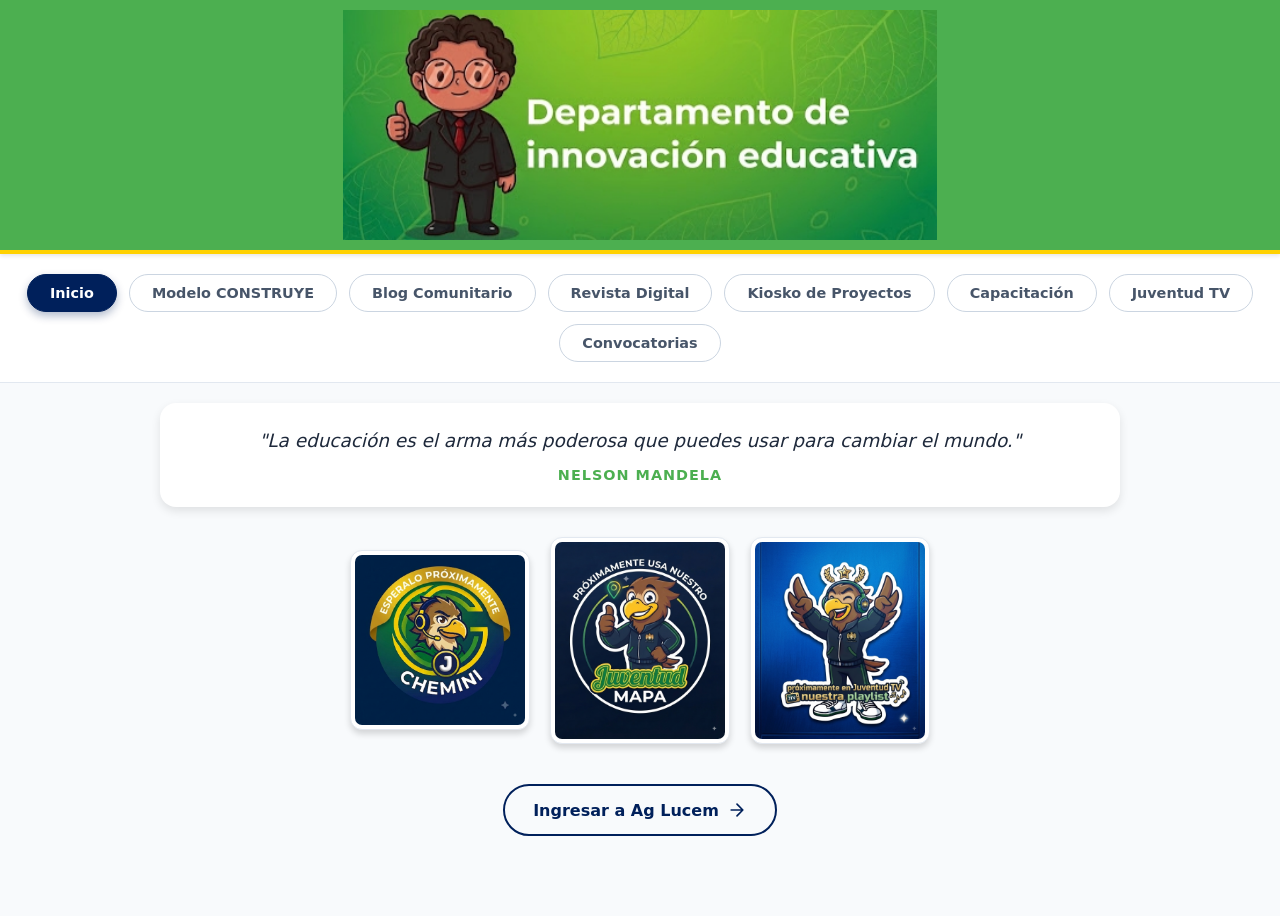
<file: index.html>
<!DOCTYPE html>
<html lang="es">
<head>
    <meta charset="UTF-8">
    <meta name="viewport" content="width=device-width, initial-scale=1.0, maximum-scale=1.0, user-scalable=no">
    <title>Inicio - DIE</title>
    <meta http-equiv="Cache-Control" content="no-cache, no-store, must-revalidate">
    <meta http-equiv="Pragma" content="no-cache">
    <meta http-equiv="Expires" content="0">
    <meta name="theme-color" content="#4CAF50">
    <link rel="stylesheet" href="style.css">
</head>
<body>

    <!-- HEADER Y BANNER -->
    <header class="main-header">
        <a href="index.html">
            <img src="DIE.PNG" alt="Departamento de Innovación Educativa" class="banner-img">
        </a>
    </header>

    <!-- MENÚ PÍLDORA (Ahora con INICIO) -->
    <nav class="pill-nav" id="menu-principal">
        <a href="index.html" class="pill-btn">Inicio</a>
        <a href="modelo.html" class="pill-btn">Modelo CONSTRUYE</a>
        <a href="blog.html" class="pill-btn">Blog Comunitario</a>
        <a href="revista.html" class="pill-btn">Revista Digital</a>
        <a href="kiosko.html" class="pill-btn">Kiosko de Proyectos</a>
        <a href="capacitacion.html" class="pill-btn">Capacitación</a>
        <a href="juventudtv.html" class="pill-btn">Juventud TV</a>
        <a href="convocatorias.html" class="pill-btn">Convocatorias</a>
    </nav>

    <main>
        <!-- Banner de Frases -->
        <section class="banner-container">
            <p id="banner-frase-texto" class="frase-banner">"La educación es el arma más poderosa que puedes usar para cambiar el mundo."</p>
            <p id="banner-frase-autor" class="autor-banner">Nelson Mandela</p>
        </section>

        <!-- Galería de Novedades -->
        <section class="news-gallery">
            <img src="1.png" alt="Novedad 1">
            <img src="2.png" alt="Novedad 2">
            <img src="3.png" alt="Novedad 3">
        </section>

        <!-- Botón Transversal Final -->
        <a href="https://mago-del-caos.github.io/Agenda/novedades.html" class="ag-lucem-link">
            <span>Ingresar a Ag Lucem</span>
            <svg width="20" height="20" viewBox="0 0 24 24" fill="none" stroke="currentColor" stroke-width="2" stroke-linecap="round" stroke-linejoin="round"><path d="M5 12h14M12 5l7 7-7 7"/></svg>
        </a>
    </main>

    <script src="app.js"></script>
</body>
</html>
</file>
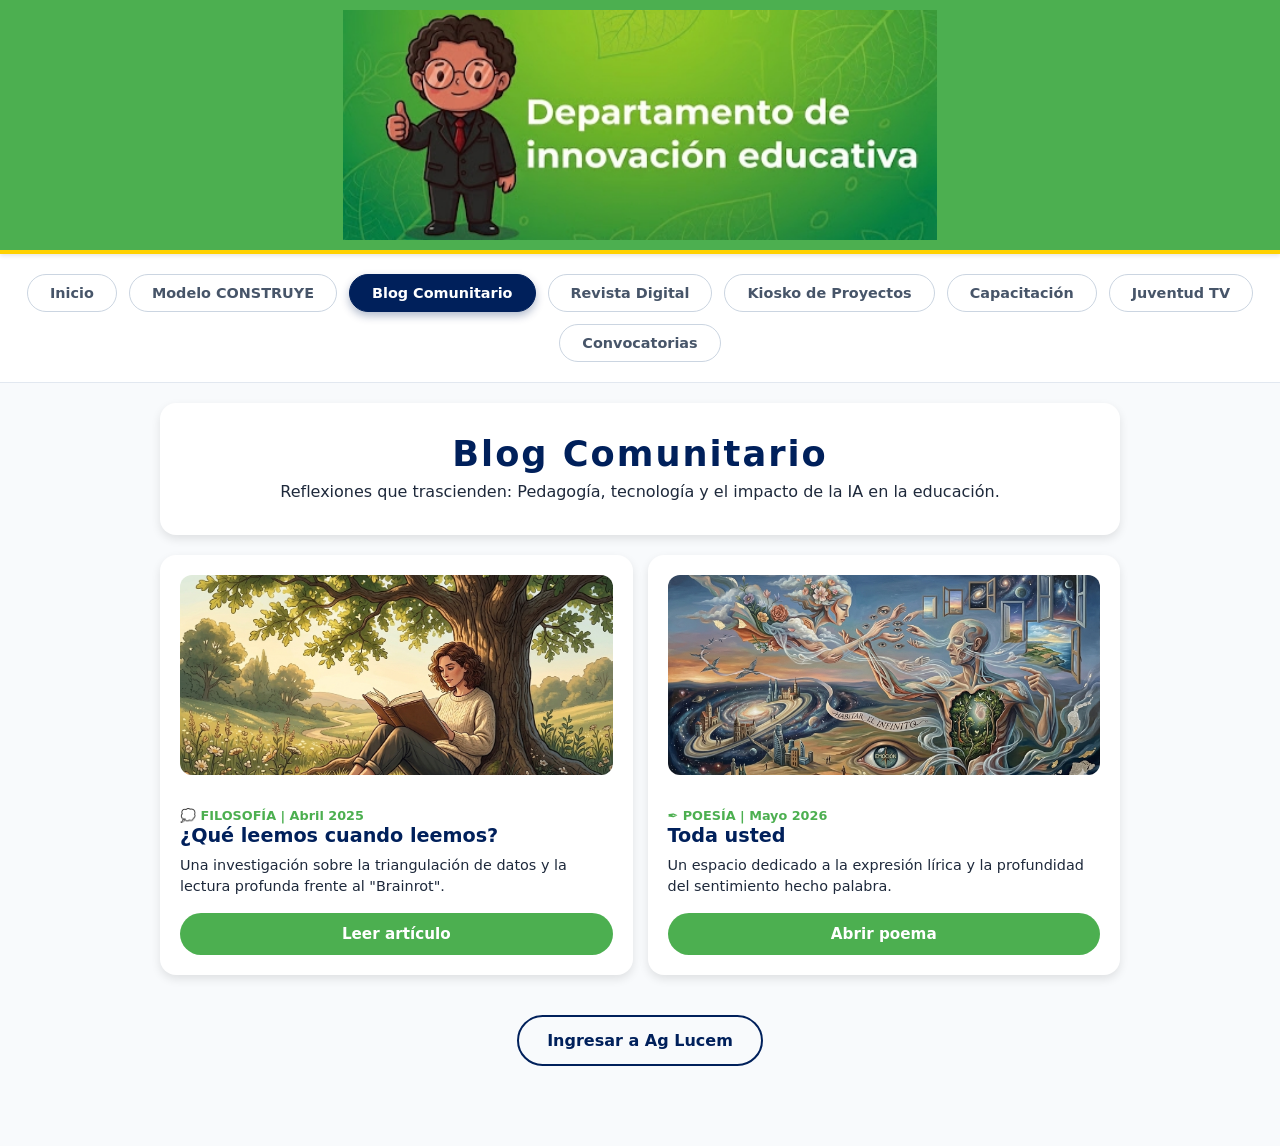
<file: blog.html>
<!DOCTYPE html>
<html lang="es">
<head>
    <meta charset="UTF-8">
    <meta name="viewport" content="width=device-width, initial-scale=1.0, maximum-scale=1.0, user-scalable=no">
    <title>Blog - DIE</title>
    <meta http-equiv="Cache-Control" content="no-cache, no-store, must-revalidate">
    <link rel="stylesheet" href="style.css">
</head>
<body>

    <!-- COMPONENTE GLOBAL: HEADER -->
    <header class="main-header">
        <a href="index.html">
            <img src="DIE.PNG" alt="Departamento de Innovación Educativa" class="banner-img">
        </a>
    </header>

    <!-- COMPONENTE GLOBAL: MENÚ PÍLDORA -->
    <nav class="pill-nav" id="menu-principal">
        <a href="index.html" class="pill-btn">Inicio</a>
        <a href="modelo.html" class="pill-btn">Modelo CONSTRUYE</a>
        <a href="blog.html" class="pill-btn">Blog Comunitario</a>
        <a href="revista.html" class="pill-btn">Revista Digital</a>
        <a href="kiosko.html" class="pill-btn">Kiosko de Proyectos</a>
        <a href="capacitacion.html" class="pill-btn">Capacitación</a>
        <a href="juventudtv.html" class="pill-btn">Juventud TV</a>
        <a href="convocatorias.html" class="pill-btn">Convocatorias</a>
    </nav>

    <main>
        <!-- CABECERA DEL BLOG -->
        <section class="construye-intro">
            <h1 class="titulo-modelo">Blog Comunitario</h1>
            <p class="descripcion-modelo">Reflexiones que trascienden: Pedagogía, tecnología y el impacto de la IA en la educación.</p>
        </section>

        <!-- CONTENEDOR DE ARTÍCULOS -->
        <section class="fases-grid" style="margin-top: 0;">
            
            <!-- Artículo 1 -->
            <article class="fase-card" style="flex-direction: column;">
                <div style="width: 100%; height: 200px; background: #E2E8F0; border-radius: 12px; overflow: hidden; margin-bottom: 15px;">
                    <img src="Leer.png" alt="Artículo" style="width: 100%; height: 100%; object-fit: cover;">
                </div>
                <div class="fase-info">
                    <span style="color: var(--verde-vida); font-weight: bold; font-size: 0.8rem;">💭 FILOSOFÍA | Abril 2025</span>
                    <h3>¿Qué leemos cuando leemos?</h3>
                    <p>Una investigación sobre la triangulación de datos y la lectura profunda frente al "Brainrot".</p>
                    <a href="Queleemos.html" class="canva-btn" style="width: 100%; text-align: center; margin-top: 15px;">Leer artículo</a>
                </div>
            </article>

            <!-- Artículo 2 -->
            <article class="fase-card" style="flex-direction: column;">
                <div style="width: 100%; height: 200px; background: #E2E8F0; border-radius: 12px; overflow: hidden; margin-bottom: 15px;">
                    <img src="1779555924071.png" alt="Artículo" style="width: 100%; height: 100%; object-fit: cover;">
                </div>
                <div class="fase-info">
                    <span style="color: var(--verde-vida); font-weight: bold; font-size: 0.8rem;">✒️ POESÍA | Mayo 2026</span>
                    <h3>Toda usted</h3>
                    <p>Un espacio dedicado a la expresión lírica y la profundidad del sentimiento hecho palabra.</p>
                    <a href="poema.usted.html" class="canva-btn" style="width: 100%; text-align: center; margin-top: 15px;">Abrir poema</a>
                </div>
            </article>

        </section>

        <!-- ENLACE FINAL -->
        <a href="https://mago-del-caos.github.io/Agenda/novedades.html" class="ag-lucem-link">
            <span>Ingresar a Ag Lucem</span>
        </a>
    </main>

    <script src="app.js"></script>
</body>
</html>
</file>
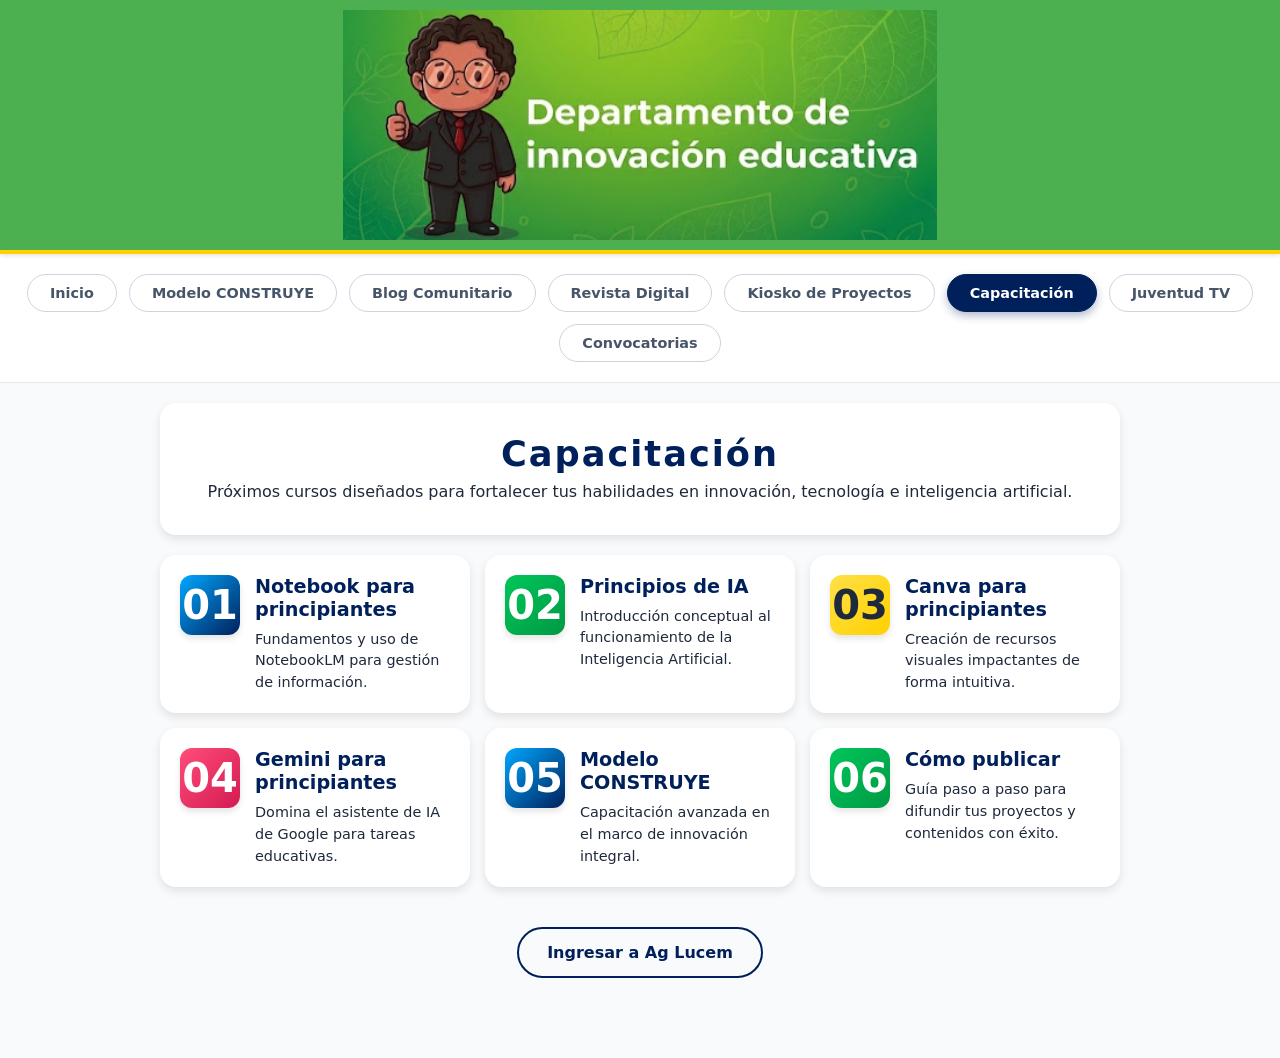
<file: capacitacion.html>
<!DOCTYPE html>
<html lang="es">
<head>
    <meta charset="UTF-8">
    <meta name="viewport" content="width=device-width, initial-scale=1.0, maximum-scale=1.0, user-scalable=no">
    <title>Capacitación - DIE</title>
    <meta http-equiv="Cache-Control" content="no-cache, no-store, must-revalidate">
    <meta name="theme-color" content="#4CAF50">
    <link rel="stylesheet" href="style.css">
</head>
<body>

    <!-- COMPONENTE GLOBAL: HEADER -->
    <header class="main-header">
        <a href="index.html">
            <img src="DIE.PNG" alt="Departamento de Innovación Educativa" class="banner-img">
        </a>
    </header>

    <!-- COMPONENTE GLOBAL: MENÚ PÍLDORA -->
    <nav class="pill-nav" id="menu-principal">
        <a href="index.html" class="pill-btn">Inicio</a>
        <a href="modelo.html" class="pill-btn">Modelo CONSTRUYE</a>
        <a href="blog.html" class="pill-btn">Blog Comunitario</a>
        <a href="revista.html" class="pill-btn">Revista Digital</a>
        <a href="kiosko.html" class="pill-btn">Kiosko de Proyectos</a>
        <a href="capacitacion.html" class="pill-btn">Capacitación</a>
        <a href="juventudtv.html" class="pill-btn">Juventud TV</a>
        <a href="convocatorias.html" class="pill-btn">Convocatorias</a>
    </nav>

    <main>
        <!-- CABECERA CAPACITACIÓN -->
        <section class="construye-intro">
            <h1 class="titulo-modelo">Capacitación</h1>
            <p class="descripcion-modelo">Próximos cursos diseñados para fortalecer tus habilidades en innovación, tecnología e inteligencia artificial.</p>
        </section>

        <!-- LISTADO DE CURSOS -->
        <section class="fases-grid" style="margin-top: 0;">
            
            <article class="fase-card">
                <div class="letra let-azul">01</div>
                <div class="fase-info"><h3>Notebook para principiantes</h3><p>Fundamentos y uso de NotebookLM para gestión de información.</p></div>
            </article>

            <article class="fase-card">
                <div class="letra let-verde">02</div>
                <div class="fase-info"><h3>Principios de IA</h3><p>Introducción conceptual al funcionamiento de la Inteligencia Artificial.</p></div>
            </article>

            <article class="fase-card">
                <div class="letra let-amarillo">03</div>
                <div class="fase-info"><h3>Canva para principiantes</h3><p>Creación de recursos visuales impactantes de forma intuitiva.</p></div>
            </article>

            <article class="fase-card">
                <div class="letra let-magenta">04</div>
                <div class="fase-info"><h3>Gemini para principiantes</h3><p>Domina el asistente de IA de Google para tareas educativas.</p></div>
            </article>

            <article class="fase-card">
                <div class="letra let-azul">05</div>
                <div class="fase-info"><h3>Modelo CONSTRUYE</h3><p>Capacitación avanzada en el marco de innovación integral.</p></div>
            </article>

            <article class="fase-card">
                <div class="letra let-verde">06</div>
                <div class="fase-info"><h3>Cómo publicar</h3><p>Guía paso a paso para difundir tus proyectos y contenidos con éxito.</p></div>
            </article>

        </section>

        <!-- ENLACE FINAL -->
        <a href="https://mago-del-caos.github.io/Agenda/novedades.html" class="ag-lucem-link">
            <span>Ingresar a Ag Lucem</span>
        </a>
    </main>

    <script src="app.js"></script>
</body>
</html>
</file>
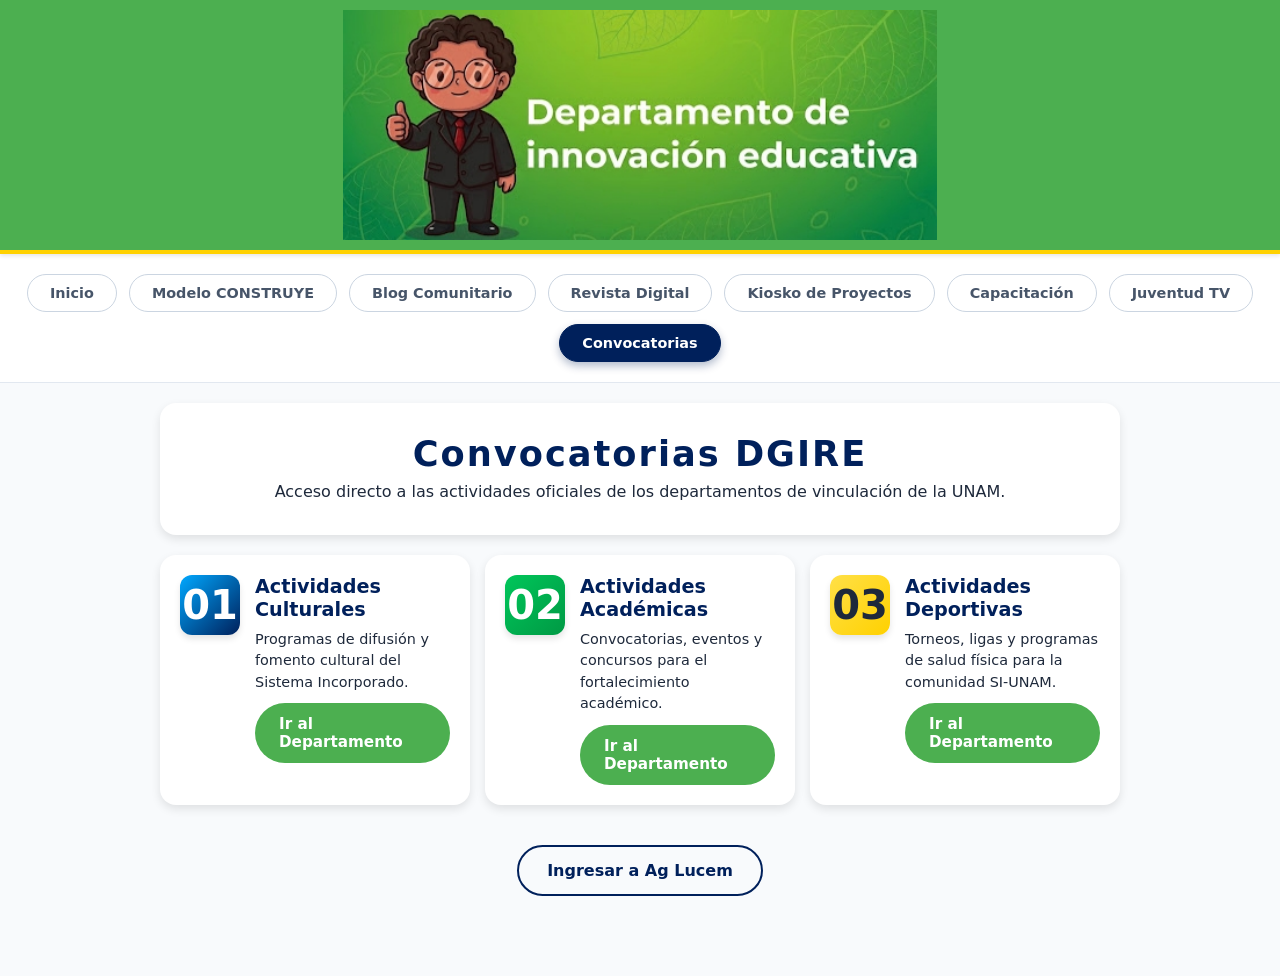
<file: convocatorias.html>
<!DOCTYPE html>
<html lang="es">
<head>
    <meta charset="UTF-8">
    <meta name="viewport" content="width=device-width, initial-scale=1.0, maximum-scale=1.0, user-scalable=no">
    <title>Convocatorias DGIRE - DIE</title>
    <meta http-equiv="Cache-Control" content="no-cache, no-store, must-revalidate">
    <link rel="stylesheet" href="style.css">
</head>
<body>

    <!-- COMPONENTE GLOBAL: HEADER -->
    <header class="main-header">
        <a href="index.html">
            <img src="DIE.PNG" alt="Departamento de Innovación Educativa" class="banner-img">
        </a>
    </header>

    <!-- COMPONENTE GLOBAL: MENÚ PÍLDORA -->
    <nav class="pill-nav" id="menu-principal">
        <a href="index.html" class="pill-btn">Inicio</a>
        <a href="modelo.html" class="pill-btn">Modelo CONSTRUYE</a>
        <a href="blog.html" class="pill-btn">Blog Comunitario</a>
        <a href="revista.html" class="pill-btn">Revista Digital</a>
        <a href="kiosko.html" class="pill-btn">Kiosko de Proyectos</a>
        <a href="capacitacion.html" class="pill-btn">Capacitación</a>
        <a href="juventudtv.html" class="pill-btn">Juventud TV</a>
        <a href="convocatorias.html" class="pill-btn">Convocatorias</a>
    </nav>

    <main>
        <section class="construye-intro">
            <h1 class="titulo-modelo">Convocatorias DGIRE</h1>
            <p class="descripcion-modelo">Acceso directo a las actividades oficiales de los departamentos de vinculación de la UNAM.</p>
        </section>

        <section class="fases-grid">
            
            <!-- CULTURALES -->
            <article class="fase-card">
                <div class="letra let-azul">01</div>
                <div class="fase-info">
                    <h3>Actividades Culturales</h3>
                    <p>Programas de difusión y fomento cultural del Sistema Incorporado.</p>
                    <a href="https://vinculacion.dgire.unam.mx/index.php/departamento-culturales" target="_blank" class="canva-btn" style="margin-top: 10px;">Ir al Departamento</a>
                </div>
            </article>

            <!-- ACADÉMICAS -->
            <article class="fase-card">
                <div class="letra let-verde">02</div>
                <div class="fase-info">
                    <h3>Actividades Académicas</h3>
                    <p>Convocatorias, eventos y concursos para el fortalecimiento académico.</p>
                    <a href="https://vinculacion.dgire.unam.mx/index.php/departamento-academicas" target="_blank" class="canva-btn" style="margin-top: 10px;">Ir al Departamento</a>
                </div>
            </article>

            <!-- DEPORTIVAS -->
            <article class="fase-card">
                <div class="letra let-amarillo">03</div>
                <div class="fase-info">
                    <h3>Actividades Deportivas</h3>
                    <p>Torneos, ligas y programas de salud física para la comunidad SI-UNAM.</p>
                    <a href="https://vinculacion.dgire.unam.mx/index.php/departamento-deportivas" target="_blank" class="canva-btn" style="margin-top: 10px;">Ir al Departamento</a>
                </div>
            </article>

        </section>

        <!-- ENLACE FINAL -->
        <a href="https://mago-del-caos.github.io/Agenda/novedades.html" class="ag-lucem-link">
            <span>Ingresar a Ag Lucem</span>
        </a>
    </main>

    <script src="app.js"></script>
</body>
</html>
</file>
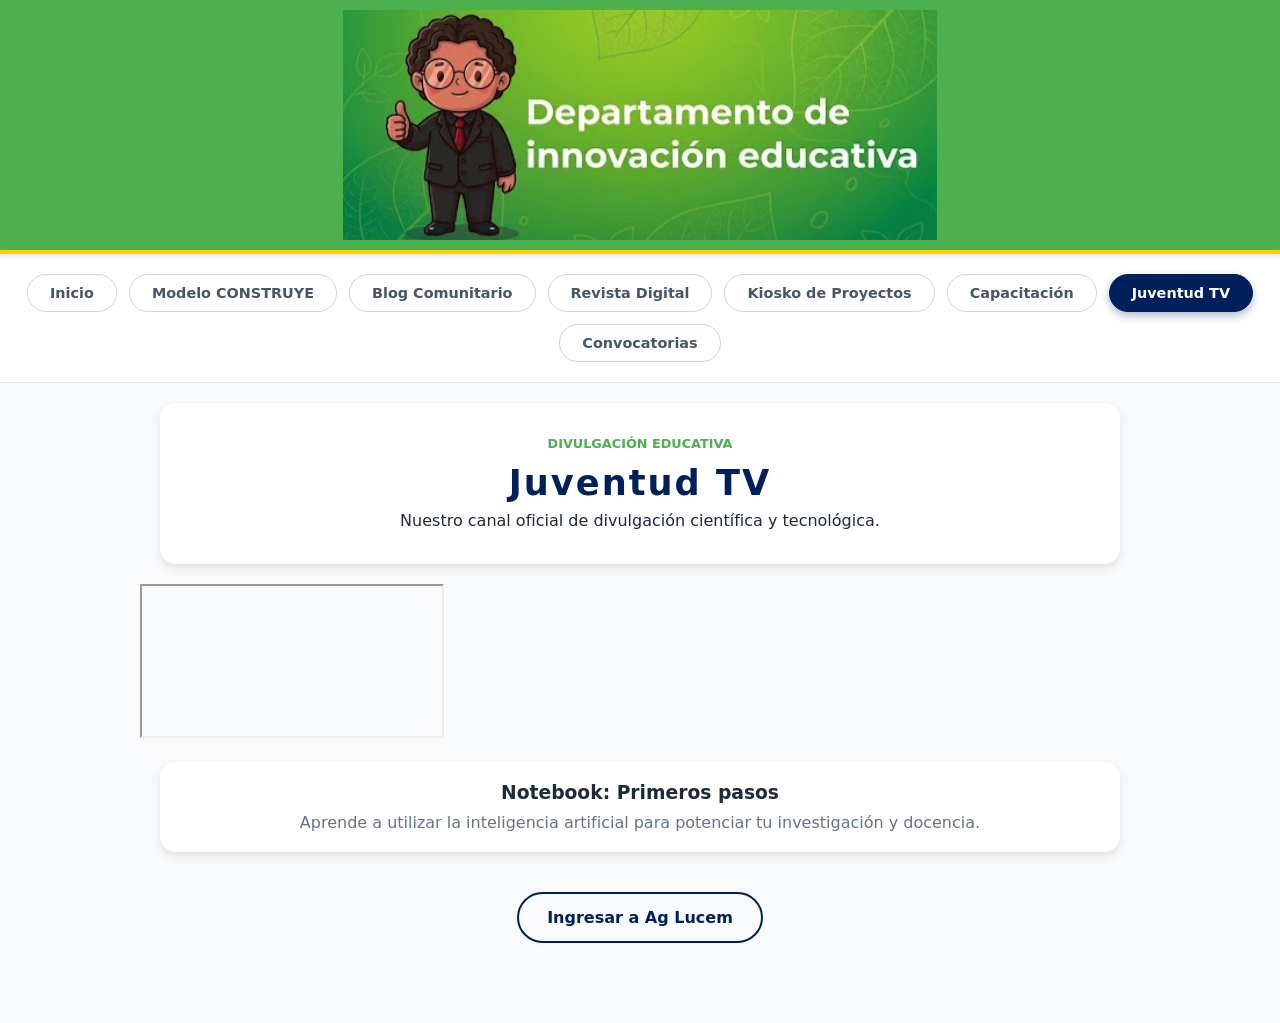
<file: juventudtv.html>
<!DOCTYPE html>
<html lang="es">
<head>
    <meta charset="UTF-8">
    <meta name="viewport" content="width=device-width, initial-scale=1.0, maximum-scale=1.0, user-scalable=no">
    <title>Juventud TV - DIE</title>
    <meta http-equiv="Cache-Control" content="no-cache, no-store, must-revalidate">
    <meta name="theme-color" content="#4CAF50">
    <link rel="stylesheet" href="style.css">
</head>
<body>

    <!-- COMPONENTE GLOBAL: HEADER -->
    <header class="main-header">
        <a href="index.html">
            <img src="DIE.PNG" alt="Departamento de Innovación Educativa" class="banner-img">
        </a>
    </header>

    <!-- COMPONENTE GLOBAL: MENÚ PÍLDORA -->
    <nav class="pill-nav" id="menu-principal">
        <a href="index.html" class="pill-btn">Inicio</a>
        <a href="modelo.html" class="pill-btn">Modelo CONSTRUYE</a>
        <a href="blog.html" class="pill-btn">Blog Comunitario</a>
        <a href="revista.html" class="pill-btn">Revista Digital</a>
        <a href="kiosko.html" class="pill-btn">Kiosko de Proyectos</a>
        <a href="capacitacion.html" class="pill-btn">Capacitación</a>
        <a href="juventudtv.html" class="pill-btn">Juventud TV</a>
        <a href="convocatorias.html" class="pill-btn">Convocatorias</a>
    </nav>

    <main>
        <!-- CABECERA CANAL -->
        <section class="construye-intro">
            <span style="color: var(--verde-vida); font-weight: bold; font-size: 0.8rem; text-transform: uppercase;">Divulgación Educativa</span>
            <h1 class="titulo-modelo" style="margin-top: 10px;">Juventud TV</h1>
            <p class="descripcion-modelo">Nuestro canal oficial de divulgación científica y tecnológica.</p>
        </section>

        <!-- REPRODUCTOR DE YOUTUBE -->
        <section class="canva-section">
            <div class="canva-wrapper">
                <iframe 
                    src="https://www.youtube.com/embed/9TLUtY9XnQ8?start=81" 
                    title="Juventud TV - Divulgación" 
                    loading="lazy" 
                    allowfullscreen="allowfullscreen"
                    allow="accelerometer; autoplay; clipboard-write; encrypted-media; gyroscope; picture-in-picture">
                </iframe>
            </div>
        </section>

        <section class="construye-intro" style="padding: 20px;">
            <h3>Notebook: Primeros pasos</h3>
            <p style="margin-top: 10px; color: #64748B;">Aprende a utilizar la inteligencia artificial para potenciar tu investigación y docencia.</p>
        </section>

        <!-- ENLACE FINAL -->
        <a href="https://mago-del-caos.github.io/Agenda/novedades.html" class="ag-lucem-link">
            <span>Ingresar a Ag Lucem</span>
        </a>
    </main>

    <script src="app.js"></script>
</body>
</html>
</file>
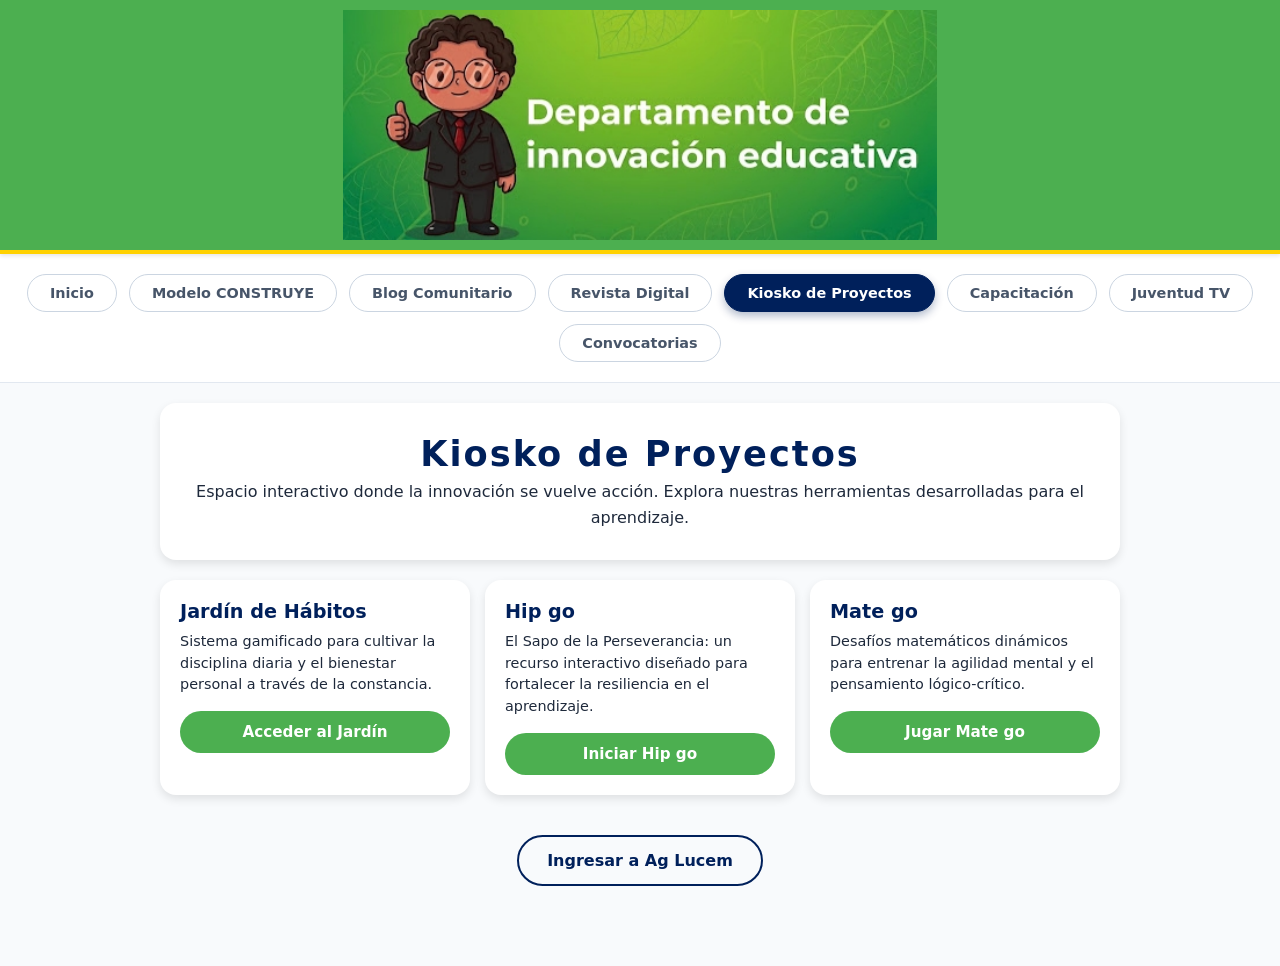
<file: kiosko.html>
<!DOCTYPE html>
<html lang="es">
<head>
    <meta charset="UTF-8">
    <meta name="viewport" content="width=device-width, initial-scale=1.0, maximum-scale=1.0, user-scalable=no">
    <title>Kiosko de Proyectos - DIE</title>
    <meta http-equiv="Cache-Control" content="no-cache, no-store, must-revalidate">
    <meta name="theme-color" content="#4CAF50">
    <link rel="stylesheet" href="style.css">
</head>
<body>

    <!-- COMPONENTE GLOBAL: HEADER -->
    <header class="main-header">
        <a href="index.html">
            <img src="DIE.PNG" alt="Departamento de Innovación Educativa" class="banner-img">
        </a>
    </header>

    <!-- COMPONENTE GLOBAL: MENÚ PÍLDORA -->
    <nav class="pill-nav" id="menu-principal">
        <a href="index.html" class="pill-btn">Inicio</a>
        <a href="modelo.html" class="pill-btn">Modelo CONSTRUYE</a>
        <a href="blog.html" class="pill-btn">Blog Comunitario</a>
        <a href="revista.html" class="pill-btn">Revista Digital</a>
        <a href="kiosko.html" class="pill-btn">Kiosko de Proyectos</a>
        <a href="capacitacion.html" class="pill-btn">Capacitación</a>
        <a href="juventudtv.html" class="pill-btn">Juventud TV</a>
        <a href="convocatorias.html" class="pill-btn">Convocatorias</a>
    </nav>

    <main>
        <!-- CABECERA KIOSKO -->
        <section class="construye-intro">
            <h1 class="titulo-modelo">Kiosko de Proyectos</h1>
            <p class="descripcion-modelo">Espacio interactivo donde la innovación se vuelve acción. Explora nuestras herramientas desarrolladas para el aprendizaje.</p>
        </section>

        <!-- TARJETAS DE PROYECTOS -->
        <section class="fases-grid" style="margin-top: 0;">
            
            <!-- Proyecto 1: Jardín de Hábitos -->
            <article class="fase-card" style="flex-direction: column;">
                <div class="fase-info">
                    <h3>Jardín de Hábitos</h3>
                    <p>Sistema gamificado para cultivar la disciplina diaria y el bienestar personal a través de la constancia.</p>
                    <a href="https://ijemia.github.io/Jardin/" target="_blank" class="canva-btn" style="width: 100%; text-align: center; margin-top: 15px;">Acceder al Jardín</a>
                </div>
            </article>

            <!-- Proyecto 2: Hip go -->
            <article class="fase-card" style="flex-direction: column;">
                <div class="fase-info">
                    <h3>Hip go</h3>
                    <p>El Sapo de la Perseverancia: un recurso interactivo diseñado para fortalecer la resiliencia en el aprendizaje.</p>
                    <a href="https://departamentoinnovacioneducativa-del.github.io/Sapo-de-la-perseverancia-/" target="_blank" class="canva-btn" style="width: 100%; text-align: center; margin-top: 15px;">Iniciar Hip go</a>
                </div>
            </article>

            <!-- Proyecto 3: Mate go -->
            <article class="fase-card" style="flex-direction: column;">
                <div class="fase-info">
                    <h3>Mate go</h3>
                    <p>Desafíos matemáticos dinámicos para entrenar la agilidad mental y el pensamiento lógico-crítico.</p>
                    <a href="https://proyecto-aracknia.neocities.org/Matego" target="_blank" class="canva-btn" style="width: 100%; text-align: center; margin-top: 15px;">Jugar Mate go</a>
                </div>
            </article>

        </section>

        <!-- ENLACE FINAL -->
        <a href="https://mago-del-caos.github.io/Agenda/novedades.html" class="ag-lucem-link">
            <span>Ingresar a Ag Lucem</span>
        </a>
    </main>

    <script src="app.js"></script>
</body>
</html>
</file>
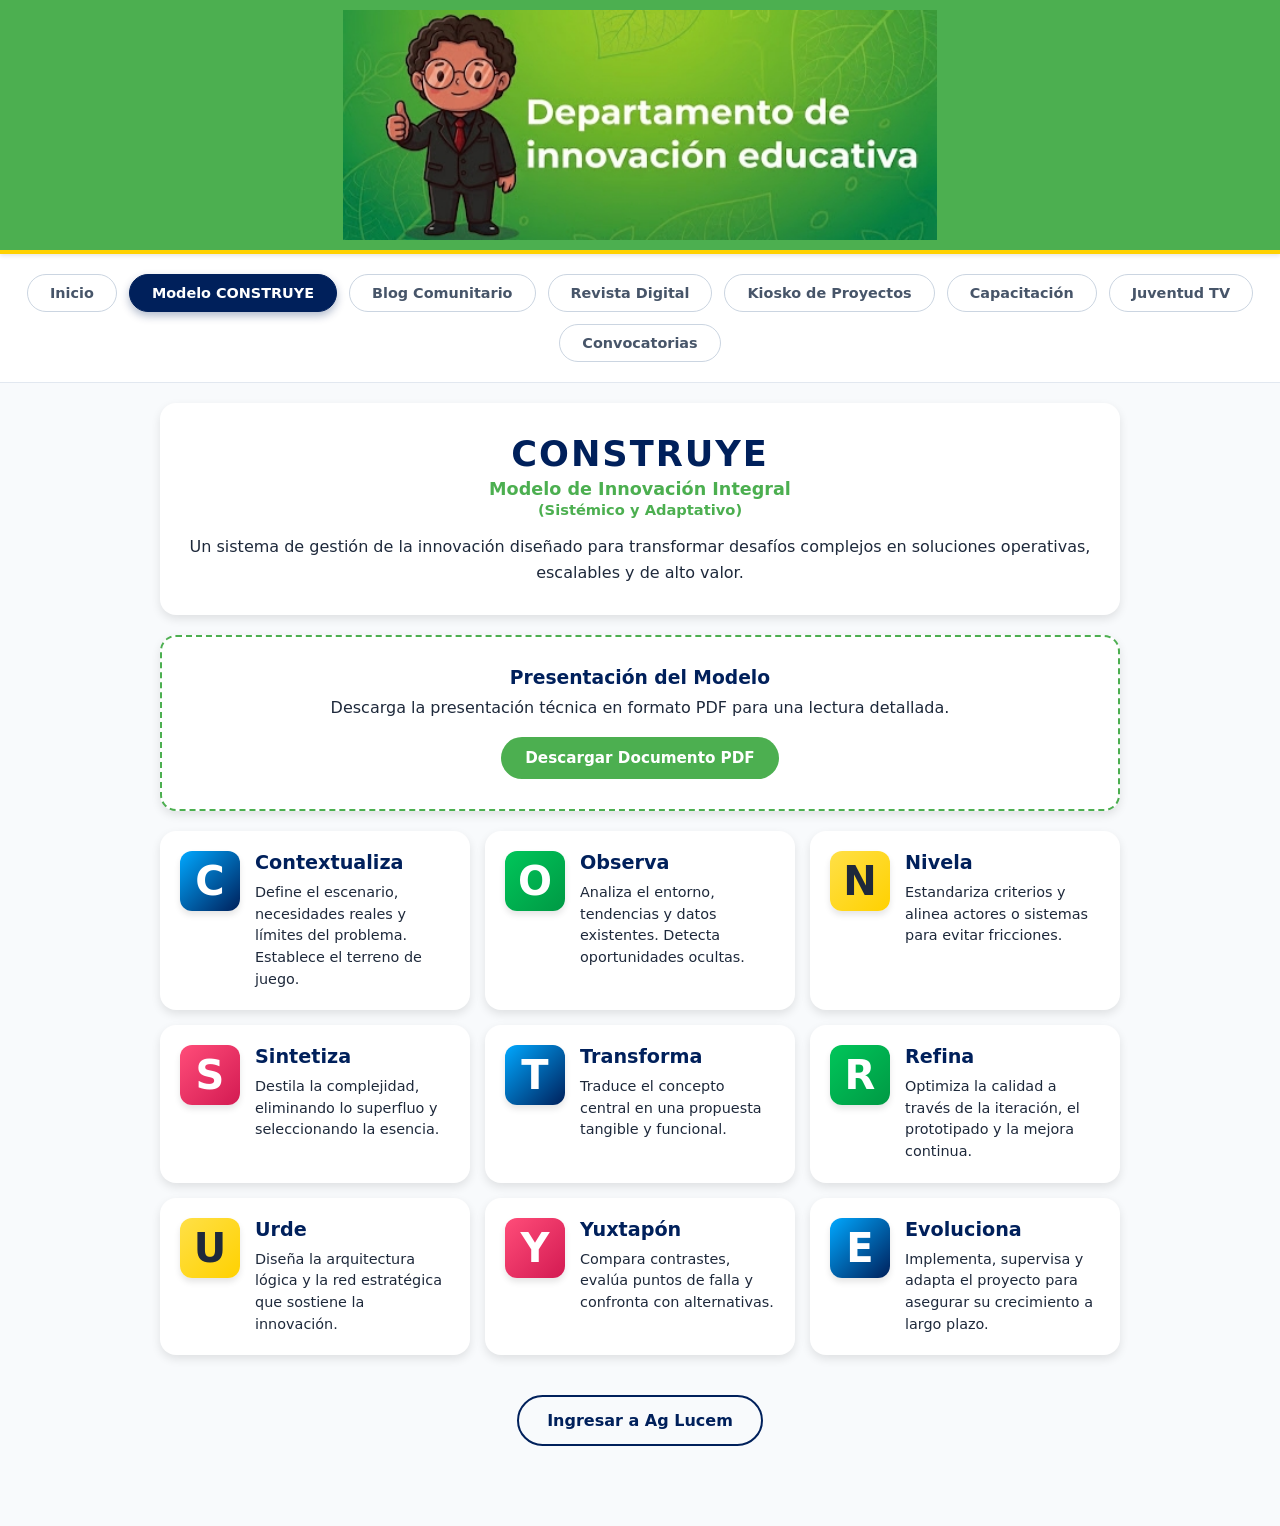
<file: modelo.html>
<!DOCTYPE html>
<html lang="es">
<head>
    <meta charset="UTF-8">
    <meta name="viewport" content="width=device-width, initial-scale=1.0, maximum-scale=1.0, user-scalable=no">
    <title>Modelo CONSTRUYE - DIE</title>
    <meta http-equiv="Cache-Control" content="no-cache, no-store, must-revalidate">
    <meta name="theme-color" content="#4CAF50">
    <link rel="stylesheet" href="style.css">
</head>
<body>

    <header class="main-header">
        <a href="index.html">
            <img src="DIE.PNG" alt="Departamento de Innovación Educativa" class="banner-img">
        </a>
    </header>

    <nav class="pill-nav" id="menu-principal">
        <a href="index.html" class="pill-btn">Inicio</a>
        <a href="modelo.html" class="pill-btn">Modelo CONSTRUYE</a>
        <a href="blog.html" class="pill-btn">Blog Comunitario</a>
        <a href="revista.html" class="pill-btn">Revista Digital</a>
        <a href="kiosko.html" class="pill-btn">Kiosko de Proyectos</a>
        <a href="capacitacion.html" class="pill-btn">Capacitación</a>
        <a href="juventudtv.html" class="pill-btn">Juventud TV</a>
        <a href="convocatorias.html" class="pill-btn">Convocatorias</a>
    </nav>

    <main>
        <section class="construye-intro">
            <h1 class="titulo-modelo">CONSTRUYE</h1>
            <h2 class="subtitulo-modelo">Modelo de Innovación Integral<br><small>(Sistémico y Adaptativo)</small></h2>
            <p class="descripcion-modelo">Un sistema de gestión de la innovación diseñado para transformar desafíos complejos en soluciones operativas, escalables y de alto valor.</p>
        </section>

        <!-- SECCIÓN DE DESCARGA PROFESIONAL -->
        <section class="pdf-download-section">
            <div class="download-card">
                <h3>Presentación del Modelo</h3>
                <p>Descarga la presentación técnica en formato PDF para una lectura detallada.</p>
                <a href="modelo.pdf" target="_blank" class="canva-btn">Descargar Documento PDF</a>
            </div>
        </section>

        <!-- FASES DEL MODELO (Ahora con diseño ampliado) -->
        <section class="fases-grid">
            <div class="fase-card"><div class="letra let-azul">C</div><div class="fase-info"><h3>Contextualiza</h3><p>Define el escenario, necesidades reales y límites del problema. Establece el terreno de juego.</p></div></div>
            <div class="fase-card"><div class="letra let-verde">O</div><div class="fase-info"><h3>Observa</h3><p>Analiza el entorno, tendencias y datos existentes. Detecta oportunidades ocultas.</p></div></div>
            <div class="fase-card"><div class="letra let-amarillo">N</div><div class="fase-info"><h3>Nivela</h3><p>Estandariza criterios y alinea actores o sistemas para evitar fricciones.</p></div></div>
            <div class="fase-card"><div class="letra let-magenta">S</div><div class="fase-info"><h3>Sintetiza</h3><p>Destila la complejidad, eliminando lo superfluo y seleccionando la esencia.</p></div></div>
            <div class="fase-card"><div class="letra let-azul">T</div><div class="fase-info"><h3>Transforma</h3><p>Traduce el concepto central en una propuesta tangible y funcional.</p></div></div>
            <div class="fase-card"><div class="letra let-verde">R</div><div class="fase-info"><h3>Refina</h3><p>Optimiza la calidad a través de la iteración, el prototipado y la mejora continua.</p></div></div>
            <div class="fase-card"><div class="letra let-amarillo">U</div><div class="fase-info"><h3>Urde</h3><p>Diseña la arquitectura lógica y la red estratégica que sostiene la innovación.</p></div></div>
            <div class="fase-card"><div class="letra let-magenta">Y</div><div class="fase-info"><h3>Yuxtapón</h3><p>Compara contrastes, evalúa puntos de falla y confronta con alternativas.</p></div></div>
            <div class="fase-card"><div class="letra let-azul">E</div><div class="fase-info"><h3>Evoluciona</h3><p>Implementa, supervisa y adapta el proyecto para asegurar su crecimiento a largo plazo.</p></div></div>
        </section>

        <a href="https://mago-del-caos.github.io/Agenda/novedades.html" class="ag-lucem-link">
            <span>Ingresar a Ag Lucem</span>
        </a>
    </main>

    <script src="app.js"></script>
</body>
</html>
</file>
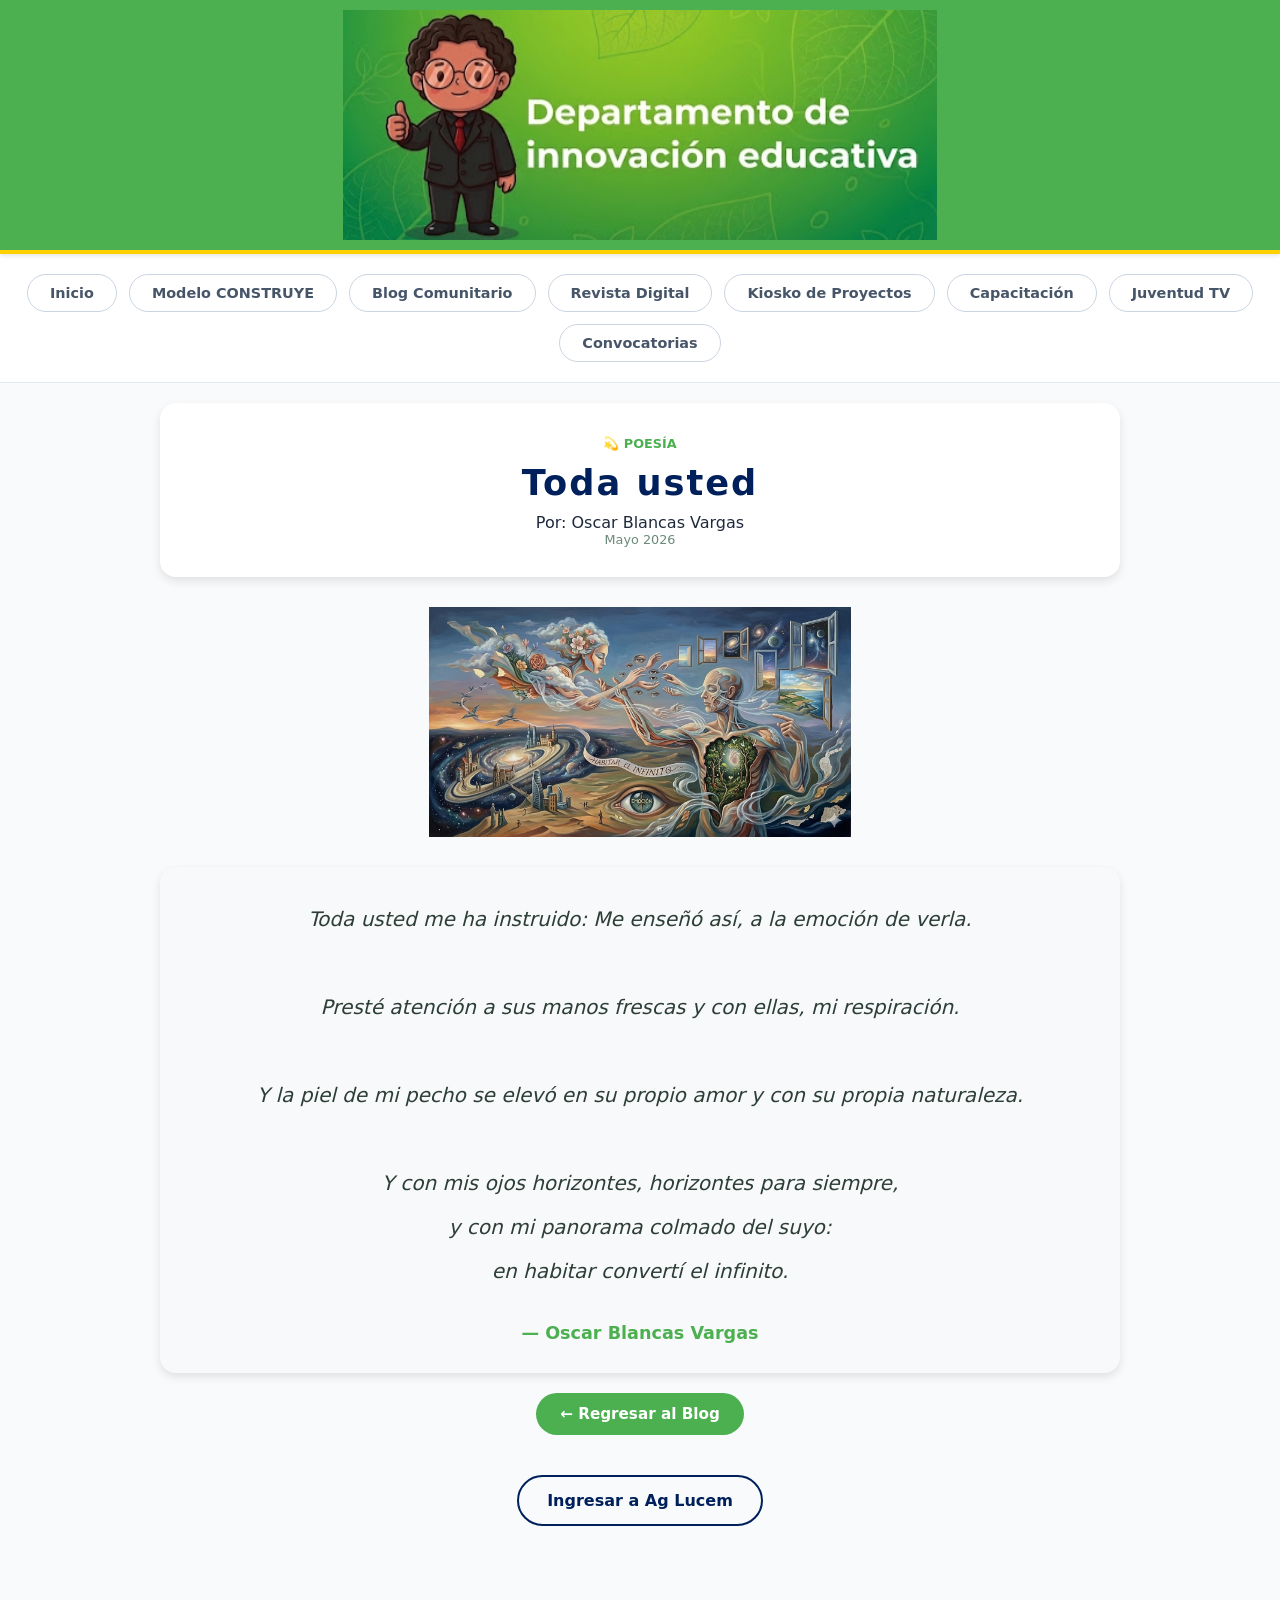
<file: poema.usted.html>
<!DOCTYPE html>
<html lang="es">
<head>
    <meta charset="UTF-8">
    <meta name="viewport" content="width=device-width, initial-scale=1.0, maximum-scale=1.0, user-scalable=no">
    <title>Toda usted - DIE</title>
    <meta http-equiv="Cache-Control" content="no-cache, no-store, must-revalidate">
    <meta name="theme-color" content="#4CAF50">
    <link rel="stylesheet" href="style.css">
</head>
<body>

    <!-- COMPONENTE GLOBAL: HEADER -->
    <header class="main-header">
        <a href="index.html">
            <img src="DIE.PNG" alt="Departamento de Innovación Educativa" class="banner-img">
        </a>
    </header>

    <!-- COMPONENTE GLOBAL: MENÚ PÍLDORA -->
    <nav class="pill-nav" id="menu-principal">
        <a href="index.html" class="pill-btn">Inicio</a>
        <a href="modelo.html" class="pill-btn">Modelo CONSTRUYE</a>
        <a href="blog.html" class="pill-btn">Blog Comunitario</a>
        <a href="revista.html" class="pill-btn">Revista Digital</a>
        <a href="kiosko.html" class="pill-btn">Kiosko de Proyectos</a>
        <a href="capacitacion.html" class="pill-btn">Capacitación</a>
        <a href="juventudtv.html" class="pill-btn">Juventud TV</a>
        <a href="convocatorias.html" class="pill-btn">Convocatorias</a>
    </nav>

    <main>
        <!-- CABECERA DEL POEMA -->
        <header class="construye-intro">
            <span style="color: var(--verde-vida); font-weight: bold; font-size: 0.8rem; text-transform: uppercase;">💫 Poesía</span>
            <h1 class="titulo-modelo" style="margin-top: 10px;">Toda usted</h1>
            <div class="articulo-autor" style="margin-top: 10px;">Por: Oscar Blancas Vargas</div>
            <div class="articulo-fecha" style="font-size: 0.8rem; color: #6B8A7A;">Mayo 2026</div>
        </header>

        <!-- IMAGEN PRINCIPAL -->
        <img src="1779555924071.png" alt="Toda usted" class="banner-img" style="border-radius: 20px; margin: 20px auto; display: block; max-width: 90%;">

        <!-- CONTENIDO DEL POEMA -->
        <article class="construye-intro" style="background-color: #F8F9FA;">
            <div class="poema-texto" style="font-style: italic; line-height: 2.2; color: #2C3E35; font-size: 1.25rem;">
                Toda usted me ha instruido: Me enseñó así, a la emoción de verla.<br><br>
                Presté atención a sus manos frescas y con ellas, mi respiración.<br><br>
                Y la piel de mi pecho se elevó en su propio amor y con su propia naturaleza.<br><br>
                Y con mis ojos horizontes, horizontes para siempre,<br>
                y con mi panorama colmado del suyo:<br>
                en habitar convertí el infinito.
            </div>
            <div class="poema-autor" style="font-weight: 600; color: var(--verde-vida); margin-top: 30px; font-size: 1.1rem;">
                — Oscar Blancas Vargas
            </div>
        </article>

        <div style="text-align: center; margin-bottom: 40px;">
            <a href="blog.html" class="canva-btn">← Regresar al Blog</a>
        </div>

        <!-- ENLACE FINAL GLOBAL -->
        <a href="https://mago-del-caos.github.io/Agenda/novedades.html" class="ag-lucem-link">
            <span>Ingresar a Ag Lucem</span>
        </a>
    </main>

    <script src="app.js"></script>
</body>
</html>
</file>
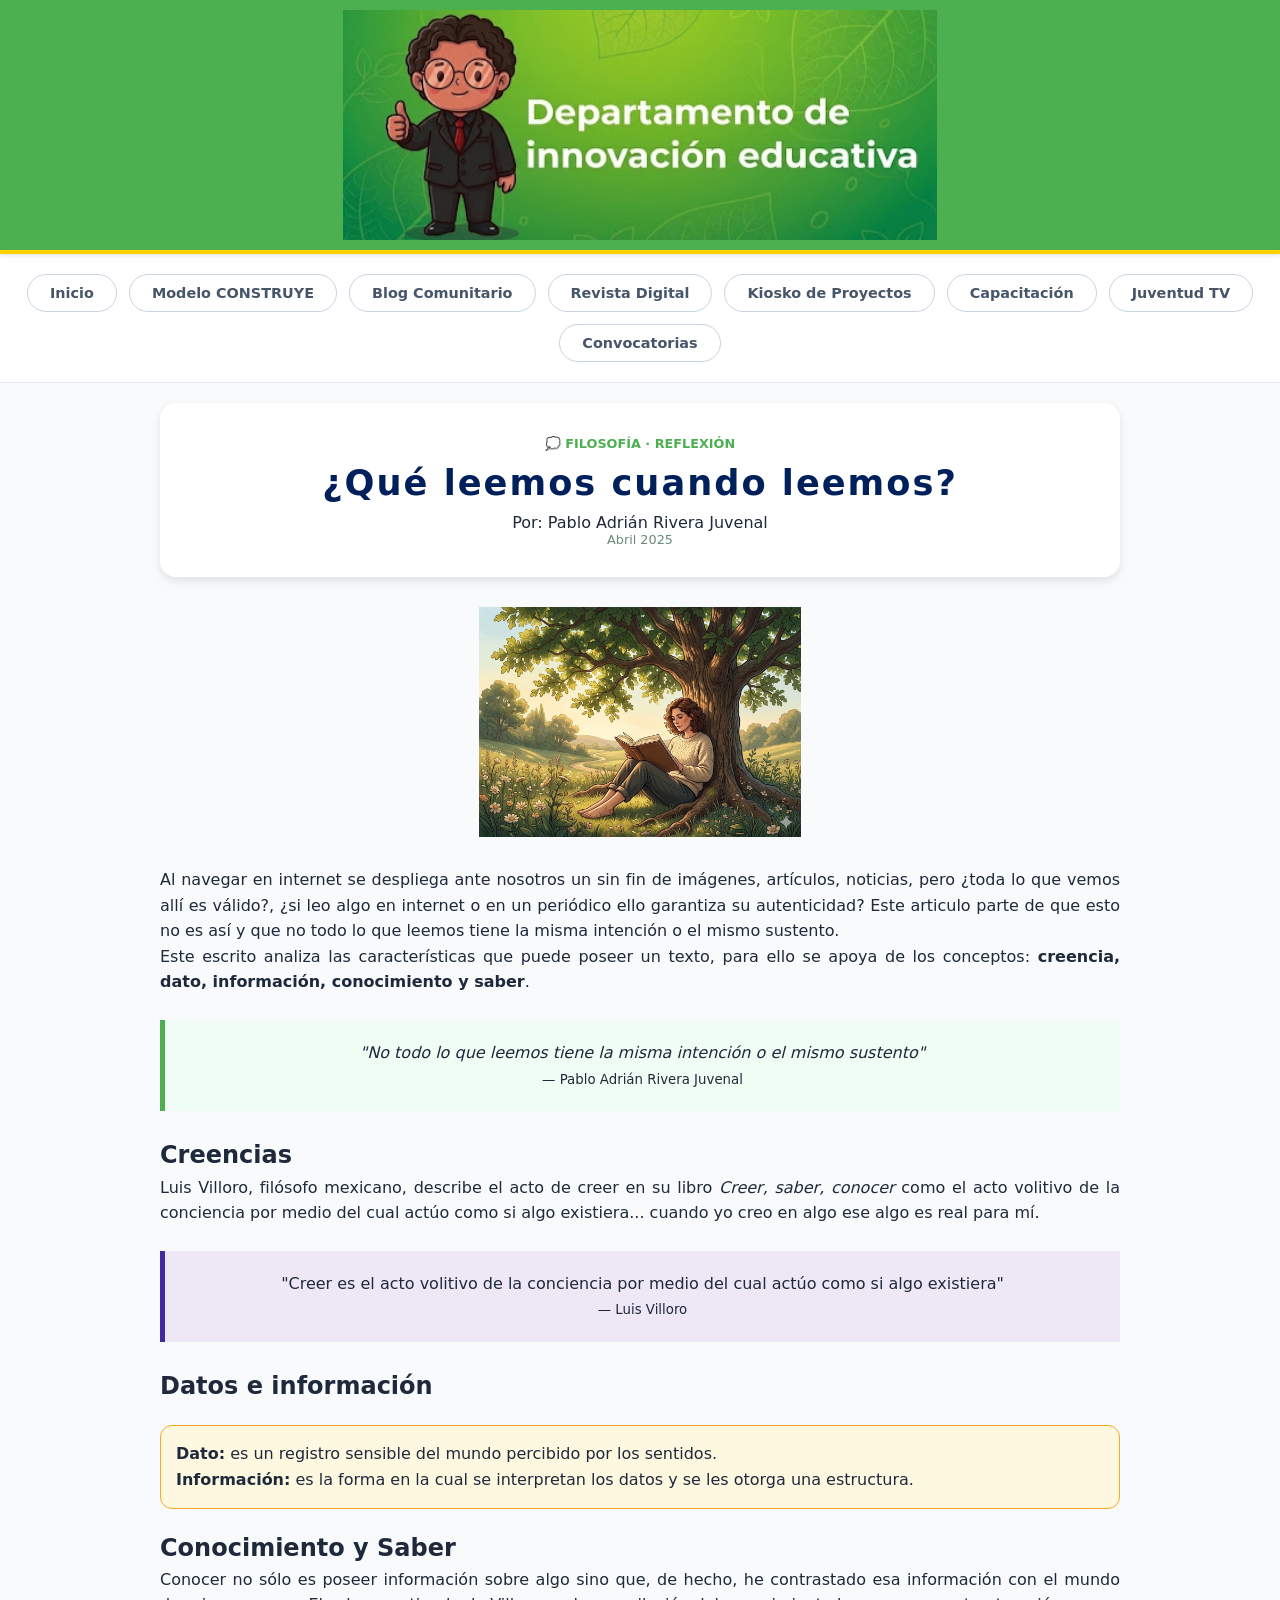
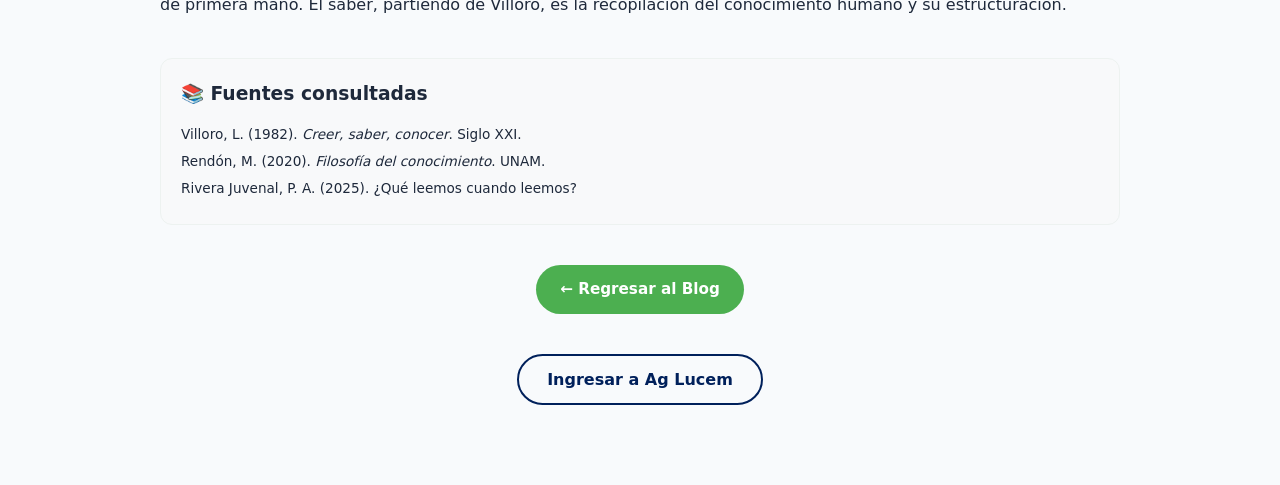
<file: Queleemos.html>
<!DOCTYPE html>
<html lang="es">
<head>
    <meta charset="UTF-8">
    <meta name="viewport" content="width=device-width, initial-scale=1.0, maximum-scale=1.0, user-scalable=no">
    <title>¿Qué leemos cuando leemos? - DIE</title>
    <meta http-equiv="Cache-Control" content="no-cache, no-store, must-revalidate">
    <link rel="stylesheet" href="style.css">
</head>
<body>

    <!-- COMPONENTE GLOBAL: HEADER -->
    <header class="main-header">
        <a href="index.html">
            <img src="DIE.PNG" alt="Departamento de Innovación Educativa" class="banner-img">
        </a>
    </header>

    <!-- COMPONENTE GLOBAL: MENÚ PÍLDORA -->
    <nav class="pill-nav" id="menu-principal">
        <a href="index.html" class="pill-btn">Inicio</a>
        <a href="modelo.html" class="pill-btn">Modelo CONSTRUYE</a>
        <a href="blog.html" class="pill-btn">Blog Comunitario</a>
        <a href="revista.html" class="pill-btn">Revista Digital</a>
        <a href="kiosko.html" class="pill-btn">Kiosko de Proyectos</a>
        <a href="capacitacion.html" class="pill-btn">Capacitación</a>
        <a href="juventudtv.html" class="pill-btn">Juventud TV</a>
        <a href="convocatorias.html" class="pill-btn">Convocatorias</a>
    </nav>

    <main class="articulo-container">
        
        <header class="construye-intro">
            <span class="articulo-categoria" style="color: var(--verde-vida); font-weight: bold; font-size: 0.8rem; text-transform: uppercase;">💭 Filosofía · Reflexión</span>
            <h1 class="titulo-modelo" style="margin-top: 10px;">¿Qué leemos cuando leemos?</h1>
            <div class="articulo-autor" style="margin-top: 10px;">Por: Pablo Adrián Rivera Juvenal</div>
            <div class="articulo-fecha" style="font-size: 0.8rem; color: #6B8A7A;">Abril 2025</div>
        </header>

        <img src="Leer.png" alt="Leer" class="banner-img" style="border-radius: 20px; margin: 20px auto; display: block; max-width: 90%;">

        <article class="descripcion-modelo" style="text-align: justify; padding: 0 20px;">
            <p>Al navegar en internet se despliega ante nosotros un sin fin de imágenes, artículos, noticias, pero ¿toda lo que vemos allí es válido?, ¿si leo algo en internet o en un periódico ello garantiza su autenticidad? Este articulo parte de que esto no es así y que no todo lo que leemos tiene la misma intención o el mismo sustento.</p>
            <p>Este escrito analiza las características que puede poseer un texto, para ello se apoya de los conceptos: <strong>creencia, dato, información, conocimiento y saber</strong>.</p>

            <div class="pdf-download-section" style="border-left: 5px solid var(--verde-vida); background: #f0fdf4; padding: 20px; margin: 25px 0;">
                <p><em>"No todo lo que leemos tiene la misma intención o el mismo sustento"</em></p>
                <small>— Pablo Adrián Rivera Juvenal</small>
            </div>

            <h2>Creencias</h2>
            <p>Luis Villoro, filósofo mexicano, describe el acto de creer en su libro <em>Creer, saber, conocer</em> como el acto volitivo de la conciencia por medio del cual actúo como si algo existiera... cuando yo creo en algo ese algo es real para mí.</p>

            <div class="pdf-download-section" style="background: #EDE7F6; border-left: 5px solid #4527A0; padding: 20px; margin: 25px 0;">
                <p>"Creer es el acto volitivo de la conciencia por medio del cual actúo como si algo existiera"</p>
                <small>— Luis Villoro</small>
            </div>

            <h2>Datos e información</h2>
            <div style="background: #FFF8E1; border: 1px solid #F9A825; padding: 15px; margin: 20px 0; border-radius: 12px;">
                <strong>Dato:</strong> es un registro sensible del mundo percibido por los sentidos.<br>
                <strong>Información:</strong> es la forma en la cual se interpretan los datos y se les otorga una estructura.
            </div>

            <h2>Conocimiento y Saber</h2>
            <p>Conocer no sólo es poseer información sobre algo sino que, de hecho, he contrastado esa información con el mundo de primera mano. El saber, partiendo de Villoro, es la recopilación del conocimiento humano y su estructuración.</p>

            <!-- FUENTES APA -->
            <div style="background: #F8F9FA; padding: 20px; border-radius: 12px; margin: 40px 0; border: 1px solid #EDF2F0;">
                <h3 style="margin-bottom: 15px;">📚 Fuentes consultadas</h3>
                <p style="font-size: 0.85rem; margin-bottom: 5px;">Villoro, L. (1982). <em>Creer, saber, conocer</em>. Siglo XXI.</p>
                <p style="font-size: 0.85rem; margin-bottom: 5px;">Rendón, M. (2020). <em>Filosofía del conocimiento</em>. UNAM.</p>
                <p style="font-size: 0.85rem; margin-bottom: 5px;">Rivera Juvenal, P. A. (2025). ¿Qué leemos cuando leemos?</p>
            </div>

            <div style="text-align: center;">
                <a href="blog.html" class="canva-btn">← Regresar al Blog</a>
            </div>
        </article>

        <!-- ENLACE FINAL -->
        <a href="https://mago-del-caos.github.io/Agenda/novedades.html" class="ag-lucem-link">
            <span>Ingresar a Ag Lucem</span>
        </a>
    </main>

    <script src="app.js"></script>
</body>
</html>
</file>
<file: style.css>
/* ==========================================================================
   PWA: Departamento de Innovación Educativa (DIE)
   Archivo: style.css (Versión Completa y Unificada)
   ========================================================================== */
:root {
  --fuente-app: system-ui, -apple-system, sans-serif;
  --ij-azul-fuerte: #00205B;
  --ij-amarillo: #FFD100;
  --verde-vida: #4CAF50;
  --bg-color: #F8FAFC;
  --text-color: #1E293B;
  --card-bg: #FFFFFF;
  --grad-azul: linear-gradient(135deg, #00A8FF, #00205B);
  --grad-magenta: linear-gradient(135deg, #FF4D79, #D31A52);
  --grad-amarillo: linear-gradient(135deg, #FFE047, #FFD100);
  --grad-verde: linear-gradient(135deg, #00C65A, #009944);
  --sombra-suave: 0 4px 10px rgba(0, 0, 0, 0.1);
  --radio-borde: 16px;
}

[data-theme="dark"] {
  --bg-color: #0F172A;
  --text-color: #F8FAFC;
  --card-bg: #1E293B;
  --verde-vida: #2E7D32; 
  --sombra-suave: 0 4px 10px rgba(0, 0, 0, 0.4);
}

* { box-sizing: border-box; margin: 0; padding: 0; -webkit-tap-highlight-color: transparent; }
body { font-family: var(--fuente-app); background-color: var(--bg-color); color: var(--text-color); padding-bottom: 40px; }

/* HEADER GLOBAL */
.main-header { background-color: var(--verde-vida); border-bottom: 4px solid var(--ij-amarillo); position: sticky; top: 0; z-index: 100; box-shadow: 0 2px 4px rgba(0,0,0,0.1); text-align: center; }
.banner-img { width: 100%; max-width: 600px; max-height: 180px; object-fit: contain; margin: 0 auto; display: block; padding: 10px 0; transition: transform 0.2s ease; }
.banner-img:active { transform: scale(0.98); }

/* NAVEGACIÓN PÍLDORA GLOBAL */
.pill-nav { display: flex; overflow-x: auto; gap: 12px; padding: 15px 20px; background-color: var(--card-bg); -ms-overflow-style: none; scrollbar-width: none; border-bottom: 1px solid #E2E8F0; }
.pill-nav::-webkit-scrollbar { display: none; }
.pill-btn { white-space: nowrap; padding: 10px 22px; border-radius: 30px; border: 1px solid #CBD5E1; color: #475569; text-decoration: none; font-size: 0.9rem; font-weight: 600; background-color: transparent; transition: all 0.2s ease; }
.pill-btn.active, .pill-btn:hover { background-color: var(--ij-azul-fuerte); color: #FFFFFF; border-color: var(--ij-azul-fuerte); box-shadow: 0 4px 8px rgba(0, 32, 91, 0.3); }

/* ENLACES A AG LUCEM */
.ag-lucem-link { display: flex; align-items: center; justify-content: center; gap: 8px; margin: 40px auto; padding: 14px 28px; border-radius: 30px; color: var(--ij-azul-fuerte); border: 2px solid var(--ij-azul-fuerte); text-decoration: none; font-weight: 700; width: max-content; transition: 0.3s; }
.ag-lucem-link:hover { background-color: var(--ij-azul-fuerte); color: white; }

/* INICIO (INDEX) */
.banner-container { background-color: var(--card-bg); border-radius: var(--radio-borde); margin: 20px; padding: 24px 20px; box-shadow: var(--sombra-suave); text-align: center; }
.frase-banner { font-style: italic; font-size: 1.15rem; margin-bottom: 12px; line-height: 1.5; transition: opacity 0.5s ease; }
.autor-banner { font-weight: 700; color: var(--verde-vida); font-size: 0.9rem; text-transform: uppercase; letter-spacing: 1px; transition: opacity 0.5s ease; }
.news-gallery { display: flex; justify-content: center; align-items: center; gap: 10px; margin: 30px auto; padding: 0 15px; max-width: 100%; }
.news-gallery img { flex: 0 1 30%; max-width: 110px; height: auto; object-fit: contain; border-radius: 12px; box-shadow: 0 4px 6px rgba(0,0,0,0.15); background-color: var(--card-bg); padding: 4px; border: 1px solid #E2E8F0; }

/* MODELO CONSTRUYE */
.construye-intro { text-align: center; padding: 30px 20px; background-color: var(--card-bg); border-radius: var(--radio-borde); margin: 20px; box-shadow: var(--sombra-suave); }
.titulo-modelo { font-size: 2.2rem; color: var(--ij-azul-fuerte); letter-spacing: 2px; margin-bottom: 5px; }
.subtitulo-modelo { font-size: 1.1rem; color: var(--verde-vida); margin-bottom: 15px; }
.descripcion-modelo { font-size: 1rem; line-height: 1.6; color: var(--text-color); }

/* SECCIÓN DESCARGA PDF */
.pdf-download-section { margin: 20px; text-align: center; }
.download-card { background-color: var(--card-bg); padding: 30px; border-radius: var(--radio-borde); box-shadow: var(--sombra-suave); border: 2px dashed var(--verde-vida); }
.download-card h3 { color: var(--ij-azul-fuerte); margin-bottom: 10px; }
.download-card p { color: var(--text-color); margin-bottom: 20px; }
.canva-btn { display: inline-block; padding: 12px 24px; font-size: 0.95rem; font-weight: bold; color: #FFFFFF; background-color: var(--verde-vida); border-radius: 30px; text-decoration: none; transition: 0.3s; }
.canva-btn:hover { background-color: var(--ij-azul-fuerte); }

/* FASES GRID */
.fases-grid { display: grid; grid-template-columns: 1fr; gap: 15px; margin: 20px; }
.fase-card { display: flex; background-color: var(--card-bg); border-radius: var(--radio-borde); padding: 20px; box-shadow: var(--sombra-suave); align-items: flex-start; gap: 15px; transition: transform 0.3s ease; }
.fase-card:hover { transform: translateY(-5px); }
.letra { font-size: 2.5rem; font-weight: 900; min-width: 60px; height: 60px; display: flex; align-items: center; justify-content: center; border-radius: 12px; color: #FFFFFF; box-shadow: 0 4px 6px rgba(0,0,0,0.1); }
.let-azul { background: var(--grad-azul); } .let-verde { background: var(--grad-verde); } .let-amarillo { background: var(--grad-amarillo); color: #1E293B; } .let-magenta { background: var(--grad-magenta); }
.fase-info h3 { font-size: 1.2rem; color: var(--ij-azul-fuerte); margin-bottom: 8px; }
.fase-info p { font-size: 0.9rem; line-height: 1.5; color: var(--text-color); }

/* ADAPTACIÓN A PC */
@media (min-width: 768px) {
  main { max-width: 1000px; margin: 0 auto; }
  .pill-nav { justify-content: center; flex-wrap: wrap; overflow-x: visible; padding: 20px; }
  .banner-img { max-height: 250px; }
  .news-gallery { gap: 20px; justify-content: center; overflow-x: visible; }
  .news-gallery img { max-width: 180px; }
  .fases-grid { grid-template-columns: repeat(auto-fit, minmax(300px, 1fr)); }
}
</file>
